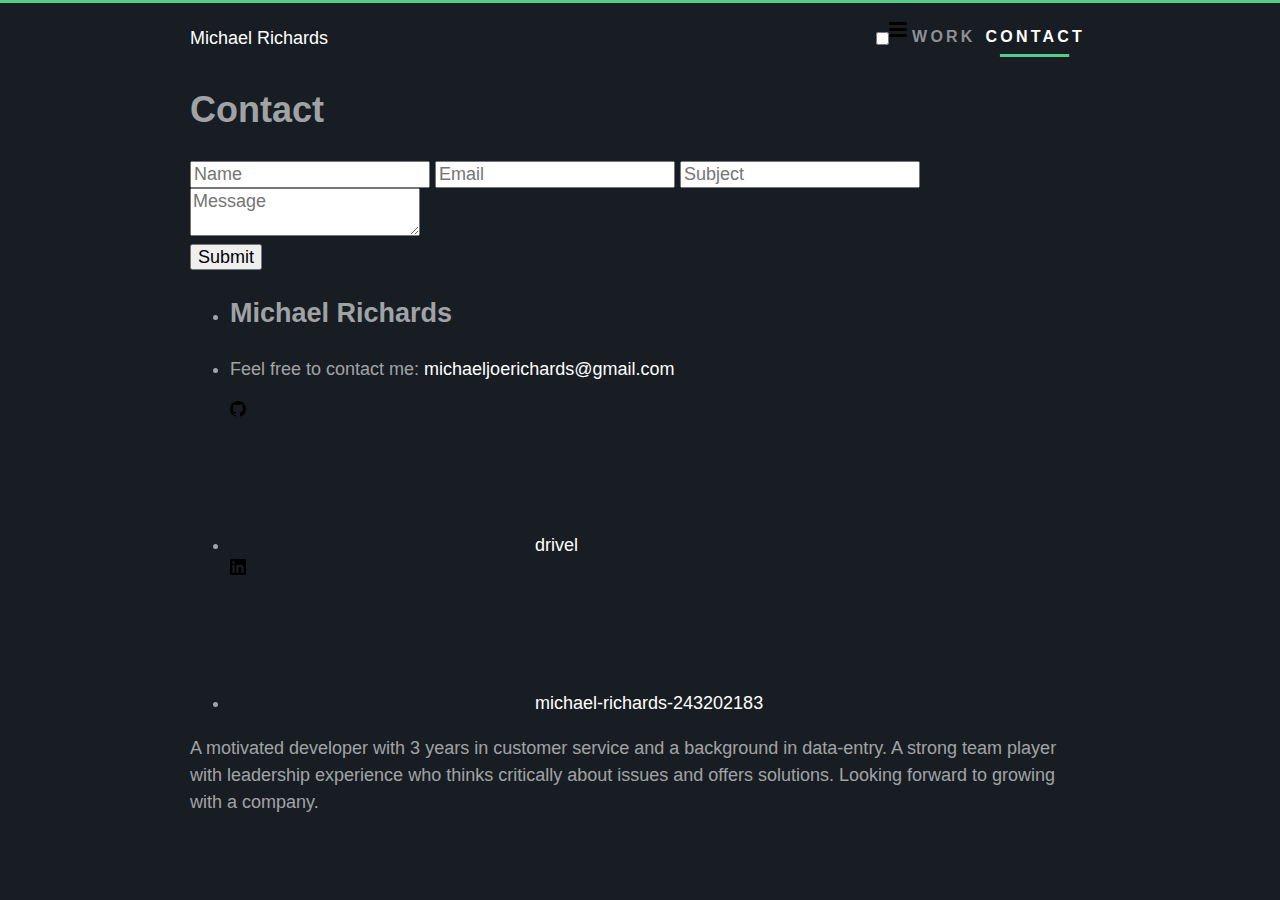
<file: contact/index.html>
<!DOCTYPE html>
<html lang="en"><!DOCTYPE html>
<html lang="en">
<head>
	<meta charset="UTF-8">
	<meta name="viewport" content="width=device-width, initial-scale=1.0">
	<meta http-equiv="X-UA-Compatible" content="ie=edge"><!-- Begin Jekyll SEO tag v2.6.0 -->
<meta name="generator" content="Jekyll v3.8.5" />
<meta property="og:title" content="Contact" />
<meta name="author" content="Michael Richards" />
<meta property="og:locale" content="en_US" />
<meta name="description" content="A motivated developer with 3 years in customer service and a background in data-entry. A strong team player with leadership experience who thinks critically about issues and offers solutions. Looking forward to growing with a company." />
<meta property="og:description" content="A motivated developer with 3 years in customer service and a background in data-entry. A strong team player with leadership experience who thinks critically about issues and offers solutions. Looking forward to growing with a company." />
<link rel="canonical" href="/contact/" />
<meta property="og:url" content="/contact/" />
<meta property="og:site_name" content="Michael Richards" />
<script type="application/ld+json">
{"description":"A motivated developer with 3 years in customer service and a background in data-entry. A strong team player with leadership experience who thinks critically about issues and offers solutions. Looking forward to growing with a company.","author":{"@type":"Person","name":"Michael Richards"},"@type":"WebPage","url":"/contact/","headline":"Contact","@context":"https://schema.org"}</script>
<!-- End Jekyll SEO tag -->
<title>Contact | Michael Richards</title><link rel="stylesheet" href="/assets/main.css"><link type="application/atom+xml" rel="alternate" href="/feed.xml" title="Michael Richards" /></head><body><header class="site-header" role="banner">

  <div class="wrapper"><a class="site-title" rel="author" href="/"><!-- <img src=/assets/img/logo.svg class="logo"> --> Michael Richards</a><nav class="site-nav">
        <input type="checkbox" id="nav-trigger" class="nav-trigger" />
        <label for="nav-trigger">
          <span class="menu-icon">
            <svg viewBox="0 0 18 15" width="18px" height="15px">
              <path d="M18,1.484c0,0.82-0.665,1.484-1.484,1.484H1.484C0.665,2.969,0,2.304,0,1.484l0,0C0,0.665,0.665,0,1.484,0 h15.032C17.335,0,18,0.665,18,1.484L18,1.484z M18,7.516C18,8.335,17.335,9,16.516,9H1.484C0.665,9,0,8.335,0,7.516l0,0 c0-0.82,0.665-1.484,1.484-1.484h15.032C17.335,6.031,18,6.696,18,7.516L18,7.516z M18,13.516C18,14.335,17.335,15,16.516,15H1.484 C0.665,15,0,14.335,0,13.516l0,0c0-0.82,0.665-1.483,1.484-1.483h15.032C17.335,12.031,18,12.695,18,13.516L18,13.516z"/>
            </svg>
          </span>
        </label>

        <div class="trigger">

            <a class="page-link" href="">Work</a><a class="page-link active" href="/contact/">Contact</a></div>
      </nav></div>
</header><main class="page-content" aria-label="Content">
      <div class="wrapper">
        <article class="post">

  <header class="post-header">
    <h1 class="post-title">Contact</h1>
  </header>

  <div class="post-content">
    <form action="https://formspree.io/nataliereinicke@gmail.com" method="POST" class="cf">
  <div class="half left cf">
		<input type="text" name="name" placeholder="Name" />
		<input type="email" name="_replyto" placeholder="Email" />
		<input type="text" name="_subject" placeholder="Subject" />
  </div>
  <div class="half right cf">
		<textarea name="message" placeholder="Message"></textarea>
  </div>
  <button type="submit" class="btn">Submit</button>
</form>

  </div>

</article>

      </div>
    </main><footer class="site-footer h-card">
  <data class="u-url" href="/"></data>

  <div class="wrapper">

    <div class="footer-col-wrapper">
      <div class="footer-col footer-col-1">
        <ul class="contact-list">
          <li class="p-name">
						<h2 class="footer-heading">Michael Richards</h2>
					</li><li>
						Feel free to contact me:
						<a class="u-email" href="mailto:michaeljoerichards@gmail.com">michaeljoerichards@gmail.com</a>
					</li></ul>
      </div>

      <div class="footer-col footer-col-2"><ul class="social-media-list"><li><a href="https://github.com/drivel"><svg class="svg-icon"><use xlink:href="/assets/minima-social-icons.svg#github"></use></svg> <span class="username">drivel</span></a></li><li><a href="https://www.linkedin.com/in/michael-richards-243202183"><svg class="svg-icon"><use xlink:href="/assets/minima-social-icons.svg#linkedin"></use></svg> <span class="username">michael-richards-243202183</span></a></li></ul>
</div>

      <div class="footer-col footer-col-3">
        <p>A motivated developer with 3 years in customer service and a background in data-entry. A strong team player with leadership experience who thinks critically about issues and offers solutions. Looking forward to growing with a company.</p>
      </div>
    </div>

  </div>

</footer>
</body>

</html>
</file>
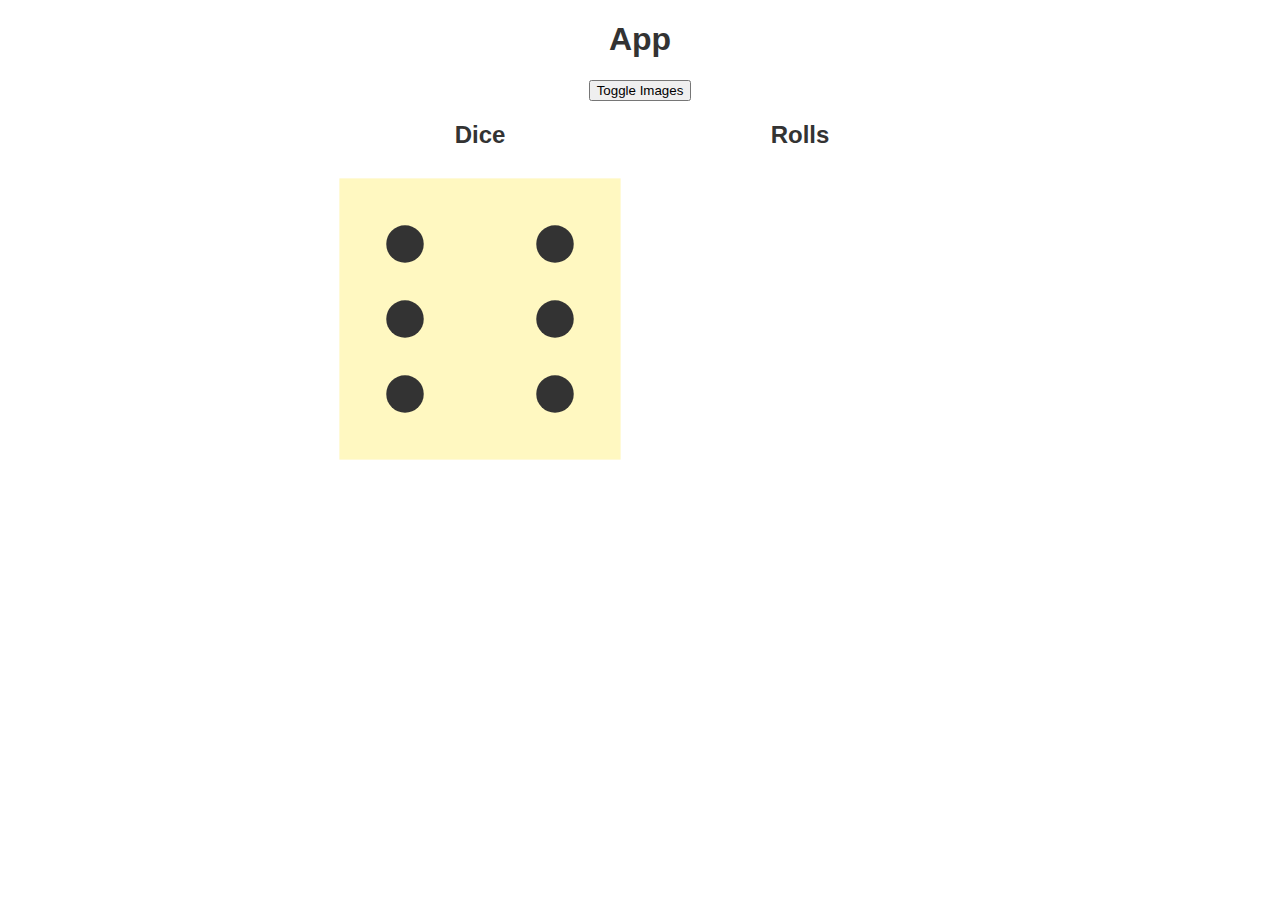
<file: dice-test/index.html>
<!doctype html><html lang="en"><head><meta charset="utf-8"/><link rel="shortcut icon" href="/dice-test/favicon.png"/><meta name="viewport" content="width=device-width,initial-scale=1,shrink-to-fit=no"/><meta name="theme-color" content="#000000"/><link rel="manifest" href="/dice-test/manifest.json"/><title>React App</title><link href="/dice-test/static/css/main.d3277b4e.chunk.css" rel="stylesheet"></head><body><noscript>You need to enable JavaScript to run this app.</noscript><div id="root"></div><script>!function(l){function e(e){for(var r,t,n=e[0],o=e[1],u=e[2],i=0,f=[];i<n.length;i++)t=n[i],c[t]&&f.push(c[t][0]),c[t]=0;for(r in o)Object.prototype.hasOwnProperty.call(o,r)&&(l[r]=o[r]);for(s&&s(e);f.length;)f.shift()();return p.push.apply(p,u||[]),a()}function a(){for(var e,r=0;r<p.length;r++){for(var t=p[r],n=!0,o=1;o<t.length;o++){var u=t[o];0!==c[u]&&(n=!1)}n&&(p.splice(r--,1),e=i(i.s=t[0]))}return e}var t={},c={1:0},p=[];function i(e){if(t[e])return t[e].exports;var r=t[e]={i:e,l:!1,exports:{}};return l[e].call(r.exports,r,r.exports,i),r.l=!0,r.exports}i.m=l,i.c=t,i.d=function(e,r,t){i.o(e,r)||Object.defineProperty(e,r,{enumerable:!0,get:t})},i.r=function(e){"undefined"!=typeof Symbol&&Symbol.toStringTag&&Object.defineProperty(e,Symbol.toStringTag,{value:"Module"}),Object.defineProperty(e,"__esModule",{value:!0})},i.t=function(r,e){if(1&e&&(r=i(r)),8&e)return r;if(4&e&&"object"==typeof r&&r&&r.__esModule)return r;var t=Object.create(null);if(i.r(t),Object.defineProperty(t,"default",{enumerable:!0,value:r}),2&e&&"string"!=typeof r)for(var n in r)i.d(t,n,function(e){return r[e]}.bind(null,n));return t},i.n=function(e){var r=e&&e.__esModule?function(){return e.default}:function(){return e};return i.d(r,"a",r),r},i.o=function(e,r){return Object.prototype.hasOwnProperty.call(e,r)},i.p="/dice-test/";var r=window.webpackJsonp=window.webpackJsonp||[],n=r.push.bind(r);r.push=e,r=r.slice();for(var o=0;o<r.length;o++)e(r[o]);var s=n;a()}([])</script><script src="/dice-test/static/js/2.3c3492b3.chunk.js"></script><script src="/dice-test/static/js/main.2c917c20.chunk.js"></script></body></html>
</file>
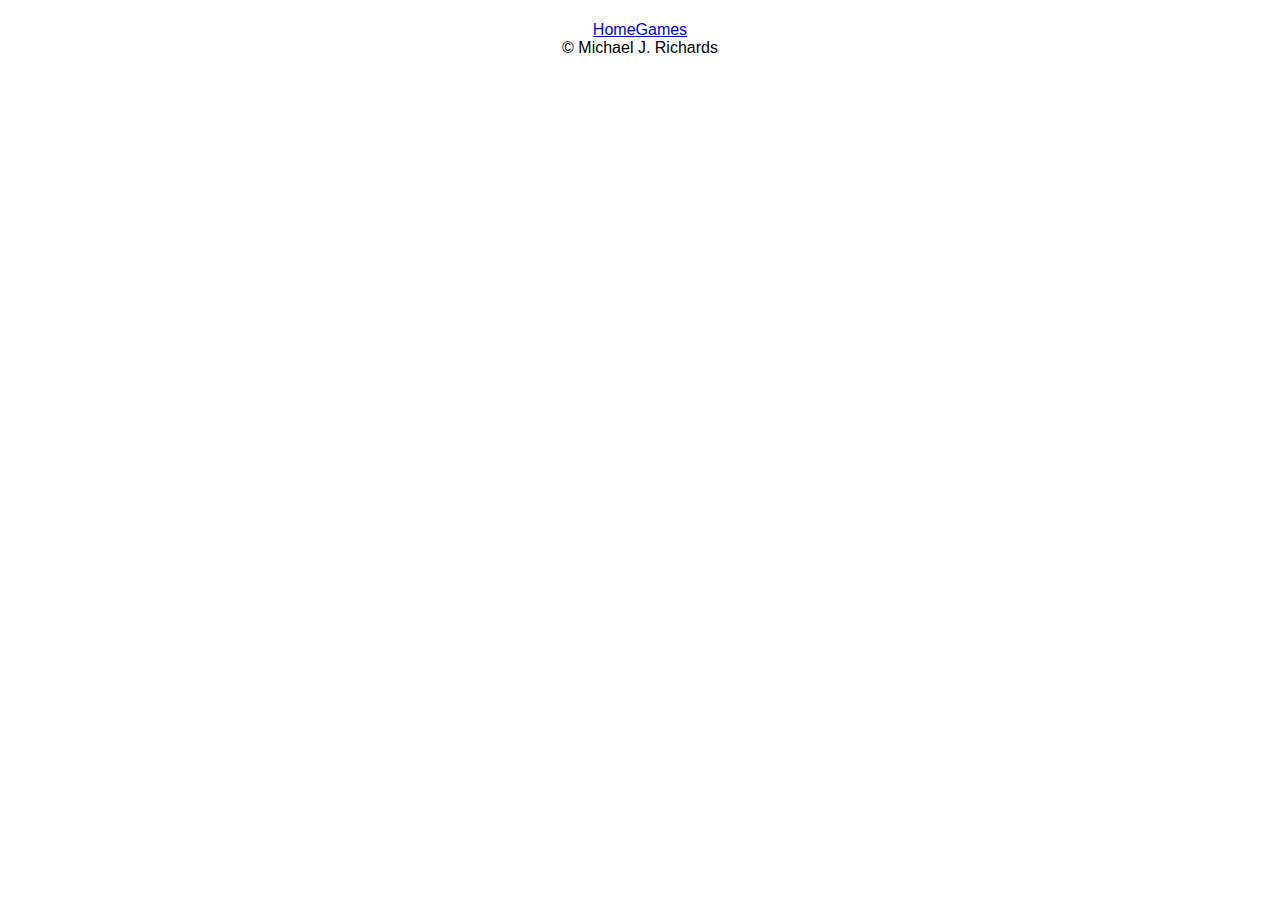
<file: test-test/index.html>
<!doctype html><html lang="en"><head><meta charset="utf-8"/><link rel="shortcut icon" href="/test-test/favicon.ico"/><meta name="viewport" content="width=device-width,initial-scale=1,shrink-to-fit=no"/><meta name="theme-color" content="#000000"/><link rel="manifest" href="/test-test/manifest.json"/><title>React App</title><link href="/test-test/static/css/main.17baeafc.chunk.css" rel="stylesheet"></head><body><noscript>You need to enable JavaScript to run this app.</noscript><div id="root"></div><script>!function(l){function e(e){for(var r,t,n=e[0],o=e[1],u=e[2],f=0,i=[];f<n.length;f++)t=n[f],p[t]&&i.push(p[t][0]),p[t]=0;for(r in o)Object.prototype.hasOwnProperty.call(o,r)&&(l[r]=o[r]);for(s&&s(e);i.length;)i.shift()();return c.push.apply(c,u||[]),a()}function a(){for(var e,r=0;r<c.length;r++){for(var t=c[r],n=!0,o=1;o<t.length;o++){var u=t[o];0!==p[u]&&(n=!1)}n&&(c.splice(r--,1),e=f(f.s=t[0]))}return e}var t={},p={1:0},c=[];function f(e){if(t[e])return t[e].exports;var r=t[e]={i:e,l:!1,exports:{}};return l[e].call(r.exports,r,r.exports,f),r.l=!0,r.exports}f.m=l,f.c=t,f.d=function(e,r,t){f.o(e,r)||Object.defineProperty(e,r,{enumerable:!0,get:t})},f.r=function(e){"undefined"!=typeof Symbol&&Symbol.toStringTag&&Object.defineProperty(e,Symbol.toStringTag,{value:"Module"}),Object.defineProperty(e,"__esModule",{value:!0})},f.t=function(r,e){if(1&e&&(r=f(r)),8&e)return r;if(4&e&&"object"==typeof r&&r&&r.__esModule)return r;var t=Object.create(null);if(f.r(t),Object.defineProperty(t,"default",{enumerable:!0,value:r}),2&e&&"string"!=typeof r)for(var n in r)f.d(t,n,function(e){return r[e]}.bind(null,n));return t},f.n=function(e){var r=e&&e.__esModule?function(){return e.default}:function(){return e};return f.d(r,"a",r),r},f.o=function(e,r){return Object.prototype.hasOwnProperty.call(e,r)},f.p="/test-test/";var r=window.webpackJsonp=window.webpackJsonp||[],n=r.push.bind(r);r.push=e,r=r.slice();for(var o=0;o<r.length;o++)e(r[o]);var s=n;a()}([])</script><script src="/test-test/static/js/2.259cea20.chunk.js"></script><script src="/test-test/static/js/main.32fb92be.chunk.js"></script></body></html>
</file>
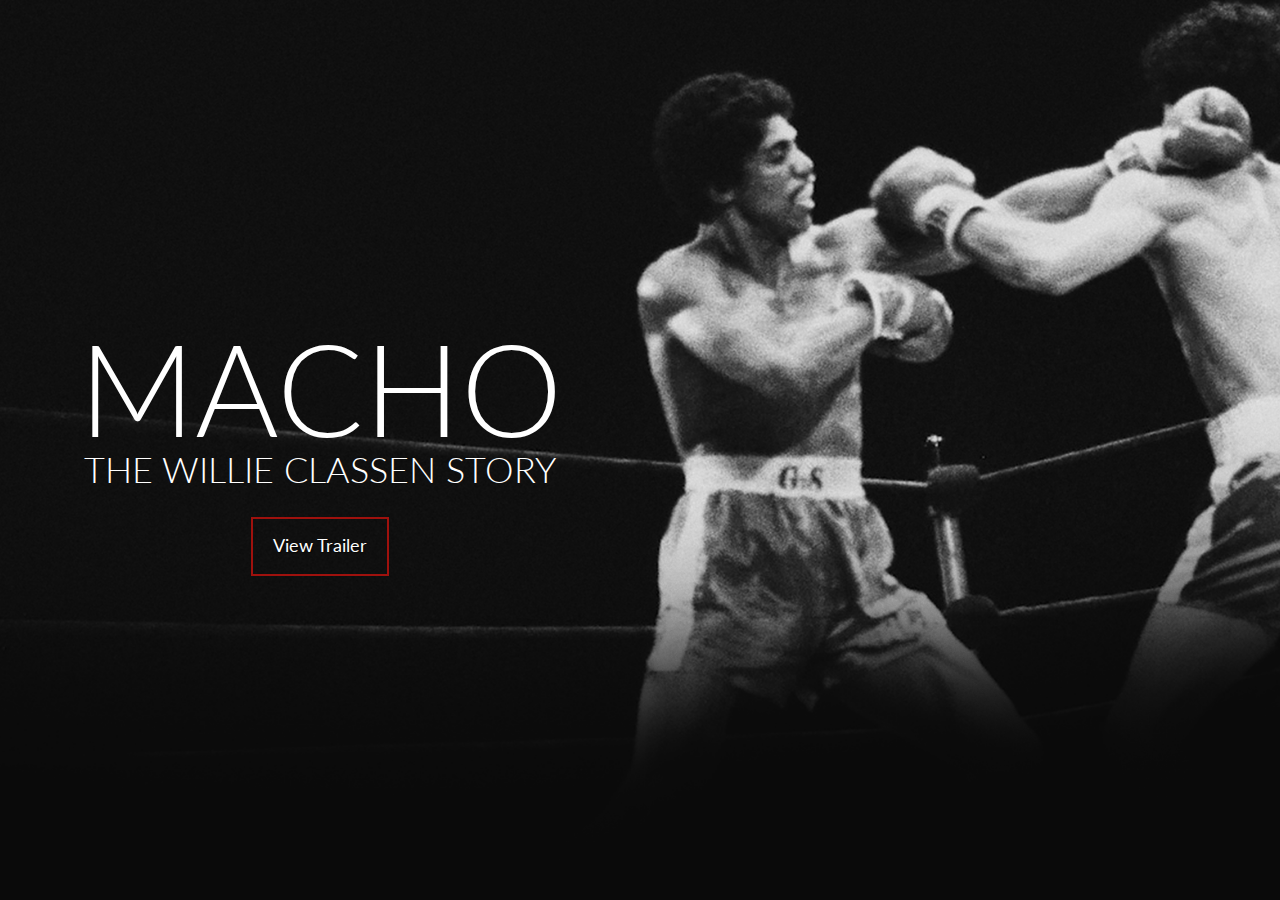
<file: demos/macho/index.html>
<!DOCTYPE html>
<html lang="en">
	<head>
		<meta charset="UTF-8">
		<meta name="viewport" content="width=device-width, initial-scale=1.0">
		<meta http-equiv="X-UA-Compatible" content="ie=edge">
		<title>Macho: The Willie Classen Story</title>
		<link rel="stylesheet" href="https://use.fontawesome.com/releases/v5.8.1/css/all.css" integrity="sha384-50oBUHEmvpQ+1lW4y57PTFmhCaXp0ML5d60M1M7uH2+nqUivzIebhndOJK28anvf" crossorigin="anonymous">
		<link rel="stylesheet" href="https://fonts.googleapis.com/css?family=Lato:300,400,italic">
		<style>
			html, body {
				height: 100%;
				overflow: hidden;
			}

			body {
				background: #0a0a0a url('hero.png') 60% 210px / cover no-repeat;
				color: #fff;
				font: 18px/1.5 Lato, sans-serif;
				margin: 0 0 60px;
			}

			.main-header {
				display: flex;
				background: #0a0a0a url('bg.png') center top repeat;
				flex-direction: column;
				flex-wrap: wrap;
				justify-content: flex-end;
				align-items: center;
				align-content: center;
				height: 210px;
				text-align: center;
			}

			.title-wrap {
				margin-bottom: 30px;
			}

			.title-wrap h1, .title-wrap h2 {
				font-weight: 300;
				line-height: 1;
			}

			.title-wrap h1 {
				font-size: 80px;
				line-height: 1;
				margin: 0;
				text-transform: uppercase;
			}

			.title-wrap h2 {
				font-size: 22px;
				line-height: 1;
				margin: 0;
				text-transform: uppercase;
			}

			@media (min-width: 992px) {
				body {
					background-position: center top;
					background-size: cover;
				}

				.main-header {
					background: none;
					height: 100%;
					justify-content: center;
					width: 50%;
				}

				.title-wrap h1 {
					font-size: 10vw;
				}

				.title-wrap h2 {
					font-size: 2.8vw;
				}
			}

			.cta {
				border: 2px solid #9F110D;
				color: #fff;
				display: inline-block;
				line-height: 1;
				padding: 17px 20px 20px;
				position: relative;
				text-decoration: none;
				text-shadow: 1px 1px 1px #0009
			}

			.cta:hover,
			.cta:active,
			.cta:focus {
				background-color: #9F110D;
			}
		</style>
	</head>
	<body>
		<header class="main-header">
			<div class="title-wrap">
				<h1>Macho</h1>
				<h2>The Willie Classen Story</h2>
			</div>
			<div class="cta-wrap">
				<a href="javascript:" class="cta">View Trailer</a>
			</div>
		</header>
	</body>
</html>
</file>
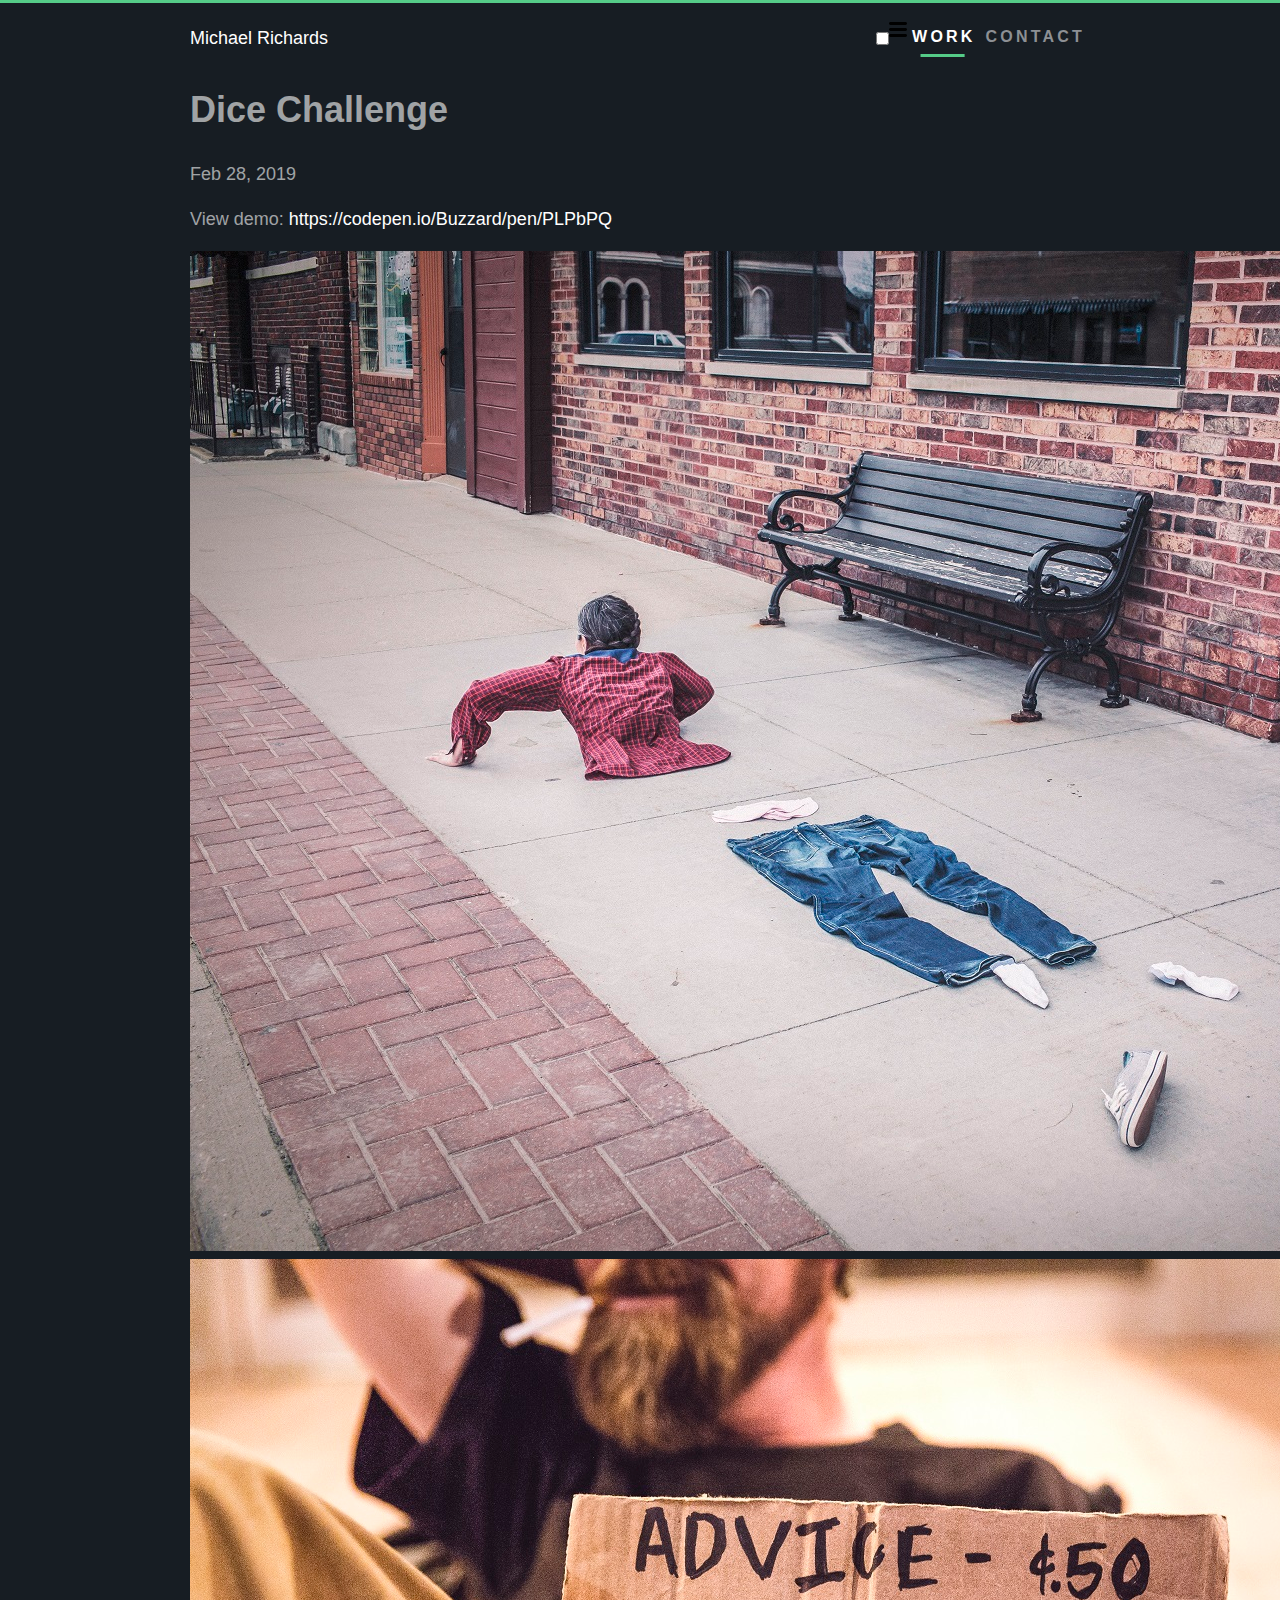
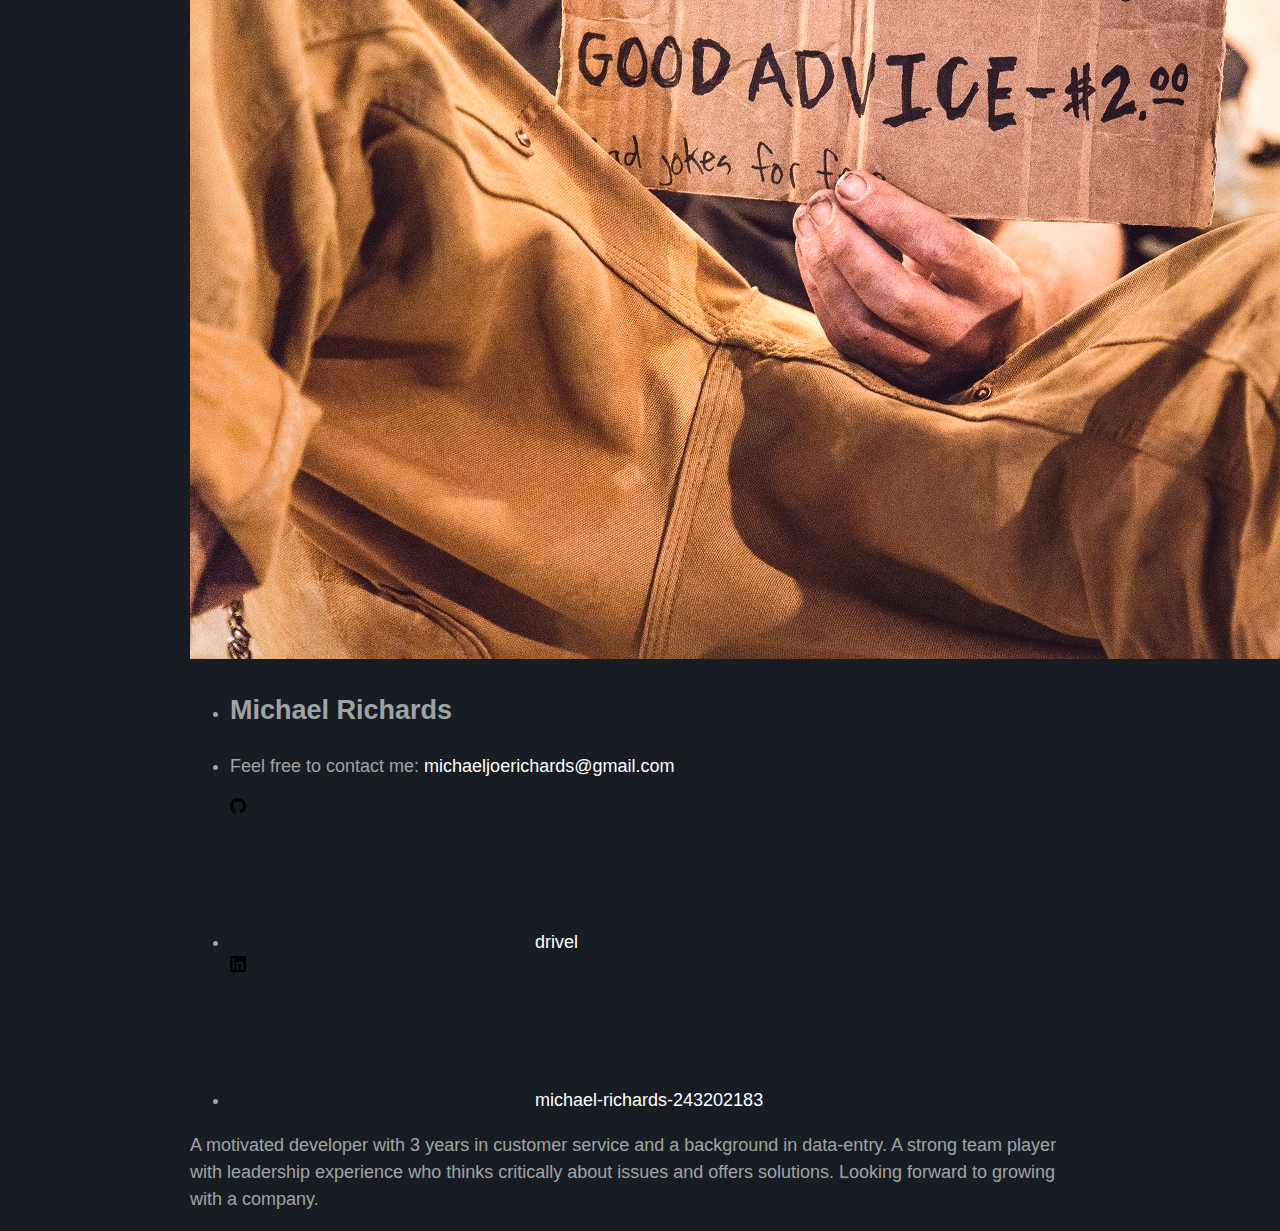
<file: projects/dice-challenge/index.html>
<!DOCTYPE html>
<html lang="en"><!DOCTYPE html>
<html lang="en">
<head>
	<meta charset="UTF-8">
	<meta name="viewport" content="width=device-width, initial-scale=1.0">
	<meta http-equiv="X-UA-Compatible" content="ie=edge"><!-- Begin Jekyll SEO tag v2.6.0 -->
<meta name="generator" content="Jekyll v3.8.5" />
<meta property="og:title" content="Dice Challenge" />
<meta name="author" content="Michael Richards" />
<meta property="og:locale" content="en_US" />
<meta name="description" content="View demo: https://codepen.io/Buzzard/pen/PLPbPQ" />
<meta property="og:description" content="View demo: https://codepen.io/Buzzard/pen/PLPbPQ" />
<link rel="canonical" href="/projects/dice-challenge/" />
<meta property="og:url" content="/projects/dice-challenge/" />
<meta property="og:site_name" content="Michael Richards" />
<meta property="og:type" content="article" />
<meta property="article:published_time" content="2019-02-28T00:00:00-08:00" />
<script type="application/ld+json">
{"datePublished":"2019-02-28T00:00:00-08:00","description":"View demo: https://codepen.io/Buzzard/pen/PLPbPQ","author":{"@type":"Person","name":"Michael Richards"},"@type":"BlogPosting","mainEntityOfPage":{"@type":"WebPage","@id":"/projects/dice-challenge/"},"url":"/projects/dice-challenge/","headline":"Dice Challenge","dateModified":"2019-02-28T00:00:00-08:00","@context":"https://schema.org"}</script>
<!-- End Jekyll SEO tag -->
<title>Dice Challenge | Michael Richards</title><link rel="stylesheet" href="/assets/main.css"><link type="application/atom+xml" rel="alternate" href="/feed.xml" title="Michael Richards" /></head><body><header class="site-header" role="banner">

  <div class="wrapper"><a class="site-title" rel="author" href="/"><!-- <img src=/assets/img/logo.svg class="logo"> --> Michael Richards</a><nav class="site-nav">
        <input type="checkbox" id="nav-trigger" class="nav-trigger" />
        <label for="nav-trigger">
          <span class="menu-icon">
            <svg viewBox="0 0 18 15" width="18px" height="15px">
              <path d="M18,1.484c0,0.82-0.665,1.484-1.484,1.484H1.484C0.665,2.969,0,2.304,0,1.484l0,0C0,0.665,0.665,0,1.484,0 h15.032C17.335,0,18,0.665,18,1.484L18,1.484z M18,7.516C18,8.335,17.335,9,16.516,9H1.484C0.665,9,0,8.335,0,7.516l0,0 c0-0.82,0.665-1.484,1.484-1.484h15.032C17.335,6.031,18,6.696,18,7.516L18,7.516z M18,13.516C18,14.335,17.335,15,16.516,15H1.484 C0.665,15,0,14.335,0,13.516l0,0c0-0.82,0.665-1.483,1.484-1.483h15.032C17.335,12.031,18,12.695,18,13.516L18,13.516z"/>
            </svg>
          </span>
        </label>

        <div class="trigger">

            <a class="page-link active" href="">Work</a><a class="page-link" href="/contact/">Contact</a></div>
      </nav></div>
</header><main class="page-content" aria-label="Content">
      <div class="wrapper">
        <article class="post h-entry" itemscope itemtype="http://schema.org/BlogPosting">

  <header class="post-header">
    <h1 class="post-title p-name" itemprop="name headline">Dice Challenge</h1>
    <p class="post-meta">
      <time class="dt-published" datetime="2019-02-28T00:00:00-08:00" itemprop="datePublished">Feb 28, 2019
      </time></p>
	</header>

  <div class="post-content e-content" itemprop="articleBody">
    <p>View demo: <a href="https://codepen.io/Buzzard/pen/PLPbPQ" target="_blank">https://codepen.io/Buzzard/pen/PLPbPQ</a></p>

  </div>

	
		
		

			
				
					<img src="/assets/img/projects/dice-challenge/clothes.jpg">
				
			

		

			
				
					<img src="/assets/img/projects/dice-challenge/sign.jpg">
				
			

		

			
				
			

		

			

		

			

		

			

		

			

		

			

		

			

		

			

		

			

		

			

		

			

		

			

		

			

		
	<a class="u-url" href="/projects/dice-challenge/" hidden></a>
</article>

      </div>
    </main><footer class="site-footer h-card">
  <data class="u-url" href="/"></data>

  <div class="wrapper">

    <div class="footer-col-wrapper">
      <div class="footer-col footer-col-1">
        <ul class="contact-list">
          <li class="p-name">
						<h2 class="footer-heading">Michael Richards</h2>
					</li><li>
						Feel free to contact me:
						<a class="u-email" href="mailto:michaeljoerichards@gmail.com">michaeljoerichards@gmail.com</a>
					</li></ul>
      </div>

      <div class="footer-col footer-col-2"><ul class="social-media-list"><li><a href="https://github.com/drivel"><svg class="svg-icon"><use xlink:href="/assets/minima-social-icons.svg#github"></use></svg> <span class="username">drivel</span></a></li><li><a href="https://www.linkedin.com/in/michael-richards-243202183"><svg class="svg-icon"><use xlink:href="/assets/minima-social-icons.svg#linkedin"></use></svg> <span class="username">michael-richards-243202183</span></a></li></ul>
</div>

      <div class="footer-col footer-col-3">
        <p>A motivated developer with 3 years in customer service and a background in data-entry. A strong team player with leadership experience who thinks critically about issues and offers solutions. Looking forward to growing with a company.</p>
      </div>
    </div>

  </div>

</footer>
</body>

</html>
</file>
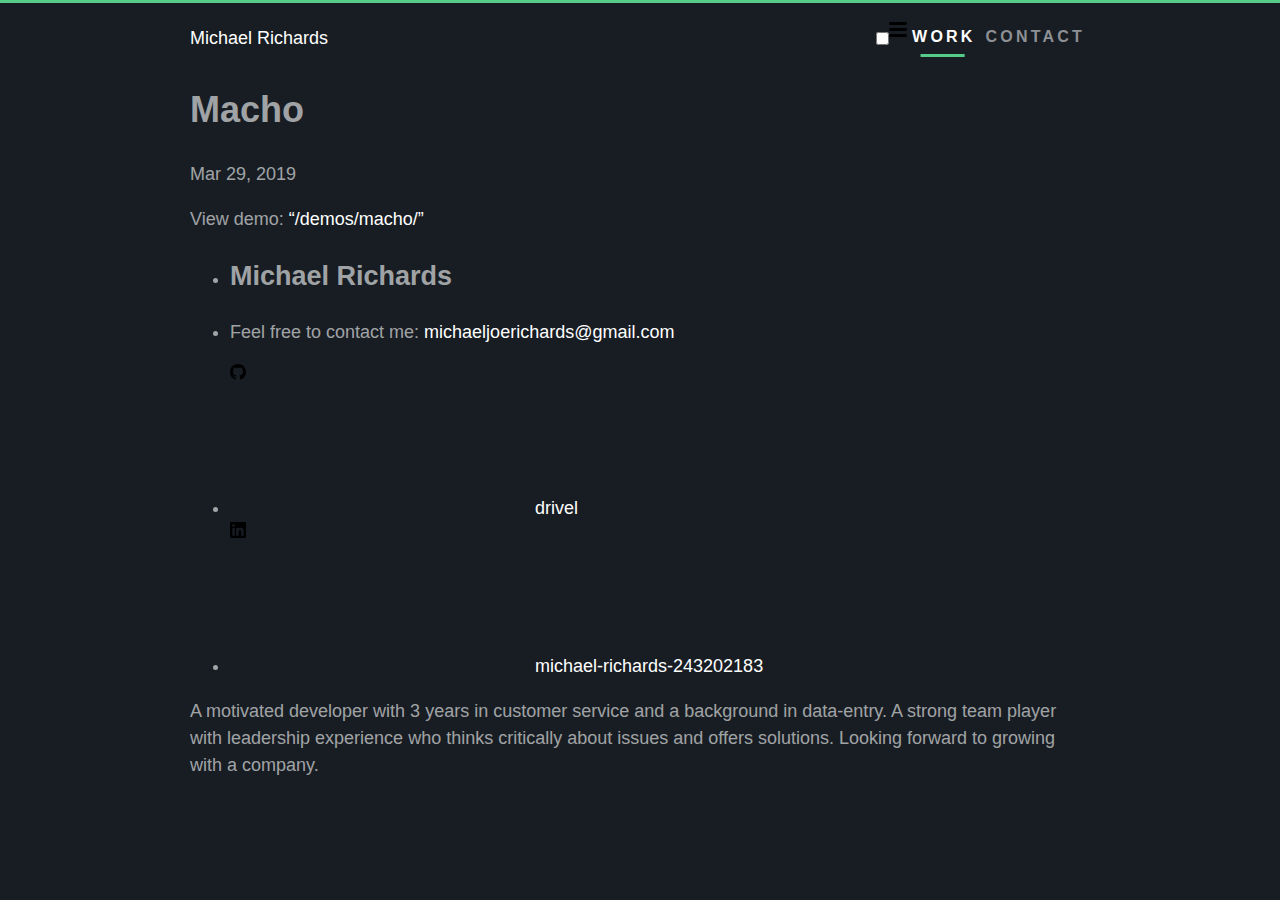
<file: projects/macho/index.html>
<!DOCTYPE html>
<html lang="en"><!DOCTYPE html>
<html lang="en">
<head>
	<meta charset="UTF-8">
	<meta name="viewport" content="width=device-width, initial-scale=1.0">
	<meta http-equiv="X-UA-Compatible" content="ie=edge"><!-- Begin Jekyll SEO tag v2.6.0 -->
<meta name="generator" content="Jekyll v3.8.5" />
<meta property="og:title" content="Macho" />
<meta name="author" content="Michael Richards" />
<meta property="og:locale" content="en_US" />
<meta name="description" content="View demo: “/demos/macho/”" />
<meta property="og:description" content="View demo: “/demos/macho/”" />
<link rel="canonical" href="/projects/macho/" />
<meta property="og:url" content="/projects/macho/" />
<meta property="og:site_name" content="Michael Richards" />
<meta property="og:type" content="article" />
<meta property="article:published_time" content="2019-03-29T00:00:00-07:00" />
<script type="application/ld+json">
{"datePublished":"2019-03-29T00:00:00-07:00","description":"View demo: “/demos/macho/”","author":{"@type":"Person","name":"Michael Richards"},"@type":"BlogPosting","mainEntityOfPage":{"@type":"WebPage","@id":"/projects/macho/"},"url":"/projects/macho/","headline":"Macho","dateModified":"2019-03-29T00:00:00-07:00","@context":"https://schema.org"}</script>
<!-- End Jekyll SEO tag -->
<title>Macho | Michael Richards</title><link rel="stylesheet" href="/assets/main.css"><link type="application/atom+xml" rel="alternate" href="/feed.xml" title="Michael Richards" /></head><body><header class="site-header" role="banner">

  <div class="wrapper"><a class="site-title" rel="author" href="/"><!-- <img src=/assets/img/logo.svg class="logo"> --> Michael Richards</a><nav class="site-nav">
        <input type="checkbox" id="nav-trigger" class="nav-trigger" />
        <label for="nav-trigger">
          <span class="menu-icon">
            <svg viewBox="0 0 18 15" width="18px" height="15px">
              <path d="M18,1.484c0,0.82-0.665,1.484-1.484,1.484H1.484C0.665,2.969,0,2.304,0,1.484l0,0C0,0.665,0.665,0,1.484,0 h15.032C17.335,0,18,0.665,18,1.484L18,1.484z M18,7.516C18,8.335,17.335,9,16.516,9H1.484C0.665,9,0,8.335,0,7.516l0,0 c0-0.82,0.665-1.484,1.484-1.484h15.032C17.335,6.031,18,6.696,18,7.516L18,7.516z M18,13.516C18,14.335,17.335,15,16.516,15H1.484 C0.665,15,0,14.335,0,13.516l0,0c0-0.82,0.665-1.483,1.484-1.483h15.032C17.335,12.031,18,12.695,18,13.516L18,13.516z"/>
            </svg>
          </span>
        </label>

        <div class="trigger">

            <a class="page-link active" href="">Work</a><a class="page-link" href="/contact/">Contact</a></div>
      </nav></div>
</header><main class="page-content" aria-label="Content">
      <div class="wrapper">
        <article class="post h-entry" itemscope itemtype="http://schema.org/BlogPosting">

  <header class="post-header">
    <h1 class="post-title p-name" itemprop="name headline">Macho</h1>
    <p class="post-meta">
      <time class="dt-published" datetime="2019-03-29T00:00:00-07:00" itemprop="datePublished">Mar 29, 2019
      </time></p>
	</header>

  <div class="post-content e-content" itemprop="articleBody">
    <p>View demo: <a href="/demos/macho/" target="_blank">“/demos/macho/”</a></p>

  </div>

	
		
		

			

		

			

		

			

		

			
				
			

		

			

		

			

		

			

		

			

		

			

		

			

		

			

		

			

		

			

		

			

		

			

		
	<a class="u-url" href="/projects/macho/" hidden></a>
</article>

      </div>
    </main><footer class="site-footer h-card">
  <data class="u-url" href="/"></data>

  <div class="wrapper">

    <div class="footer-col-wrapper">
      <div class="footer-col footer-col-1">
        <ul class="contact-list">
          <li class="p-name">
						<h2 class="footer-heading">Michael Richards</h2>
					</li><li>
						Feel free to contact me:
						<a class="u-email" href="mailto:michaeljoerichards@gmail.com">michaeljoerichards@gmail.com</a>
					</li></ul>
      </div>

      <div class="footer-col footer-col-2"><ul class="social-media-list"><li><a href="https://github.com/drivel"><svg class="svg-icon"><use xlink:href="/assets/minima-social-icons.svg#github"></use></svg> <span class="username">drivel</span></a></li><li><a href="https://www.linkedin.com/in/michael-richards-243202183"><svg class="svg-icon"><use xlink:href="/assets/minima-social-icons.svg#linkedin"></use></svg> <span class="username">michael-richards-243202183</span></a></li></ul>
</div>

      <div class="footer-col footer-col-3">
        <p>A motivated developer with 3 years in customer service and a background in data-entry. A strong team player with leadership experience who thinks critically about issues and offers solutions. Looking forward to growing with a company.</p>
      </div>
    </div>

  </div>

</footer>
</body>

</html>
</file>
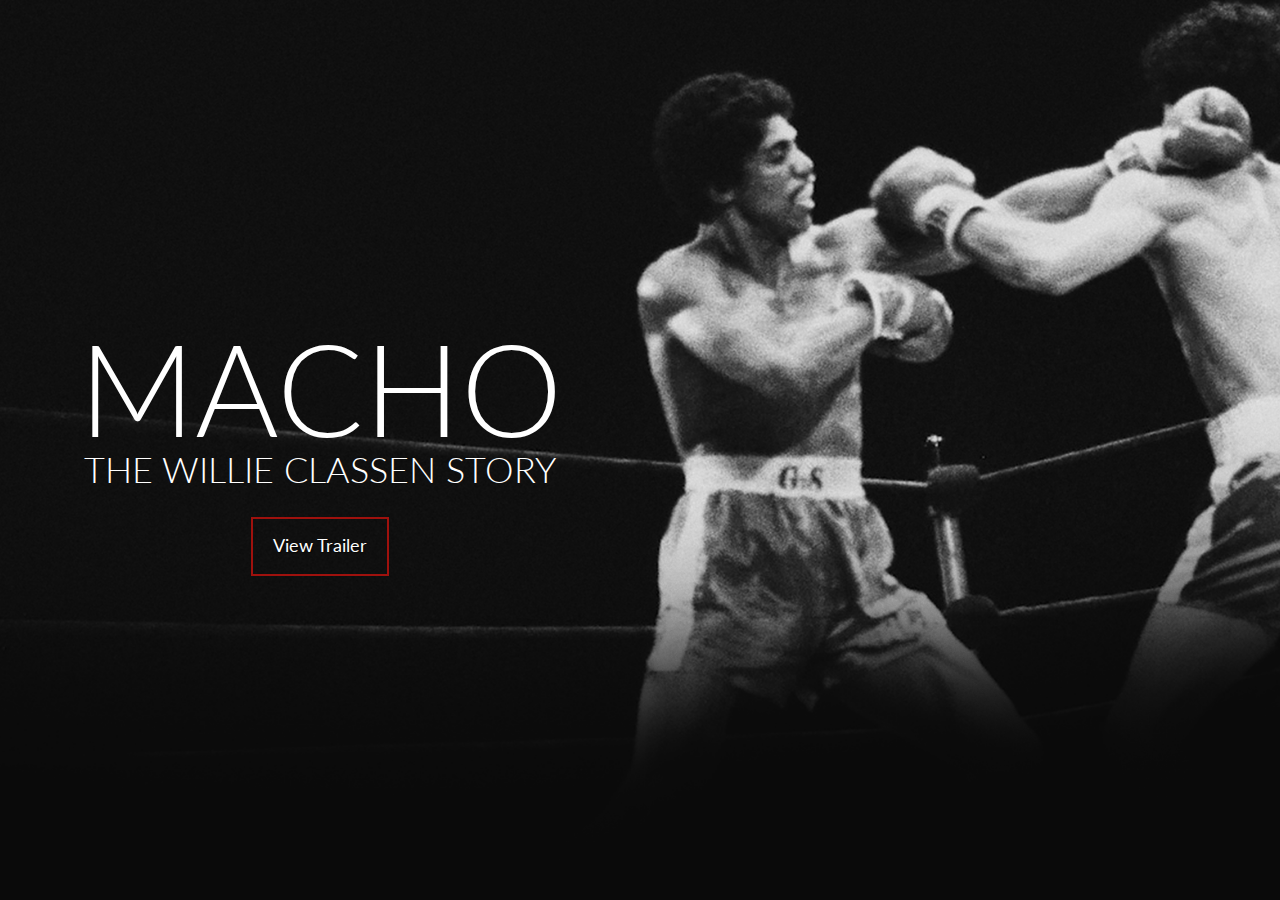
<file: dev/macho/v1/index.html>
<!DOCTYPE html>
<html lang="en">
	<head>
		<meta charset="UTF-8">
		<meta name="viewport" content="width=device-width, initial-scale=1.0">
		<meta http-equiv="X-UA-Compatible" content="ie=edge">
		<title>Macho: The Willie Classen Story</title>
		<link rel="stylesheet" href="https://use.fontawesome.com/releases/v5.8.1/css/all.css" integrity="sha384-50oBUHEmvpQ+1lW4y57PTFmhCaXp0ML5d60M1M7uH2+nqUivzIebhndOJK28anvf" crossorigin="anonymous">
		<link rel="stylesheet" href="https://fonts.googleapis.com/css?family=Lato:300,400,italic">
		<link rel="stylesheet" href="style.css">
	</head>
	<body>
		<header class="main-header">
			<div class="title-wrap">
				<h1>Macho</h1>
				<h2>The Willie Classen Story</h2>
			</div>
			<div class="cta-wrap">
				<a href="javascript:" class="cta">View Trailer</a>
			</div>
		</header>
	</body>
</html>
</file>
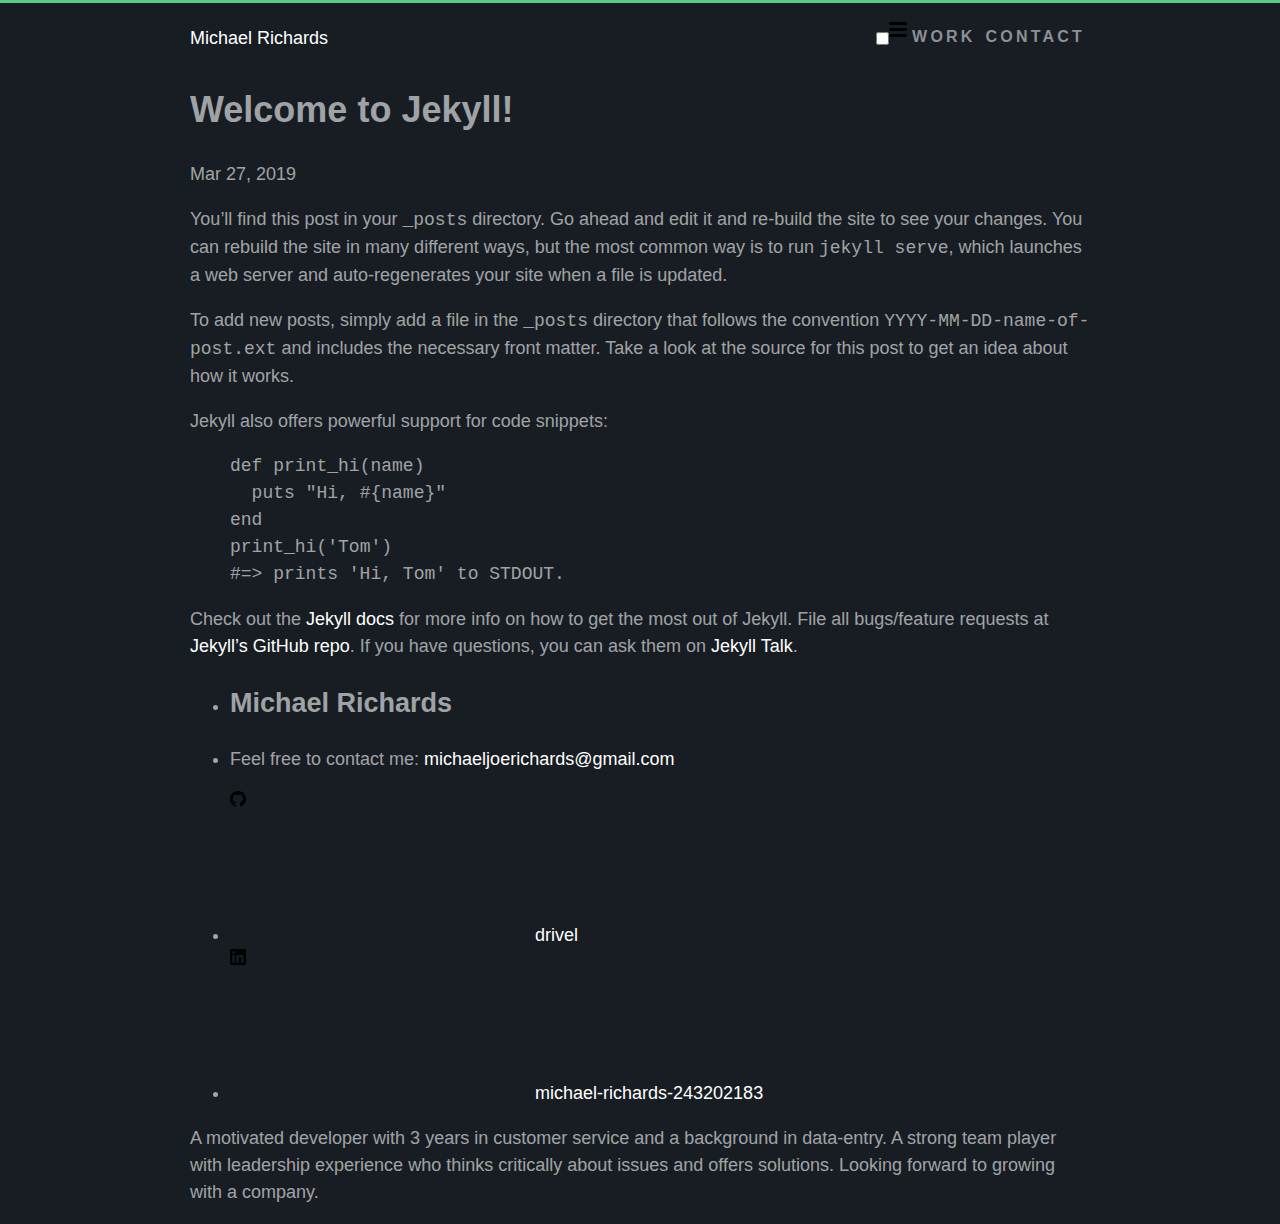
<file: jekyll/update/2019/03/27/welcome-to-jekyll.html>
<!DOCTYPE html>
<html lang="en"><!DOCTYPE html>
<html lang="en">
<head>
	<meta charset="UTF-8">
	<meta name="viewport" content="width=device-width, initial-scale=1.0">
	<meta http-equiv="X-UA-Compatible" content="ie=edge"><!-- Begin Jekyll SEO tag v2.6.0 -->
<meta name="generator" content="Jekyll v3.8.5" />
<meta property="og:title" content="Welcome to Jekyll!" />
<meta name="author" content="Michael Richards" />
<meta property="og:locale" content="en_US" />
<meta name="description" content="You’ll find this post in your _posts directory. Go ahead and edit it and re-build the site to see your changes. You can rebuild the site in many different ways, but the most common way is to run jekyll serve, which launches a web server and auto-regenerates your site when a file is updated." />
<meta property="og:description" content="You’ll find this post in your _posts directory. Go ahead and edit it and re-build the site to see your changes. You can rebuild the site in many different ways, but the most common way is to run jekyll serve, which launches a web server and auto-regenerates your site when a file is updated." />
<link rel="canonical" href="/jekyll/update/2019/03/27/welcome-to-jekyll.html" />
<meta property="og:url" content="/jekyll/update/2019/03/27/welcome-to-jekyll.html" />
<meta property="og:site_name" content="Michael Richards" />
<meta property="og:type" content="article" />
<meta property="article:published_time" content="2019-03-27T16:07:10-07:00" />
<script type="application/ld+json">
{"datePublished":"2019-03-27T16:07:10-07:00","description":"You’ll find this post in your _posts directory. Go ahead and edit it and re-build the site to see your changes. You can rebuild the site in many different ways, but the most common way is to run jekyll serve, which launches a web server and auto-regenerates your site when a file is updated.","author":{"@type":"Person","name":"Michael Richards"},"@type":"BlogPosting","mainEntityOfPage":{"@type":"WebPage","@id":"/jekyll/update/2019/03/27/welcome-to-jekyll.html"},"url":"/jekyll/update/2019/03/27/welcome-to-jekyll.html","headline":"Welcome to Jekyll!","dateModified":"2019-03-27T16:07:10-07:00","@context":"https://schema.org"}</script>
<!-- End Jekyll SEO tag -->
<title>Welcome to Jekyll! | Michael Richards</title><link rel="stylesheet" href="/assets/main.css"><link type="application/atom+xml" rel="alternate" href="/feed.xml" title="Michael Richards" /></head><body><header class="site-header" role="banner">

  <div class="wrapper"><a class="site-title" rel="author" href="/"><!-- <img src=/assets/img/logo.svg class="logo"> --> Michael Richards</a><nav class="site-nav">
        <input type="checkbox" id="nav-trigger" class="nav-trigger" />
        <label for="nav-trigger">
          <span class="menu-icon">
            <svg viewBox="0 0 18 15" width="18px" height="15px">
              <path d="M18,1.484c0,0.82-0.665,1.484-1.484,1.484H1.484C0.665,2.969,0,2.304,0,1.484l0,0C0,0.665,0.665,0,1.484,0 h15.032C17.335,0,18,0.665,18,1.484L18,1.484z M18,7.516C18,8.335,17.335,9,16.516,9H1.484C0.665,9,0,8.335,0,7.516l0,0 c0-0.82,0.665-1.484,1.484-1.484h15.032C17.335,6.031,18,6.696,18,7.516L18,7.516z M18,13.516C18,14.335,17.335,15,16.516,15H1.484 C0.665,15,0,14.335,0,13.516l0,0c0-0.82,0.665-1.483,1.484-1.483h15.032C17.335,12.031,18,12.695,18,13.516L18,13.516z"/>
            </svg>
          </span>
        </label>

        <div class="trigger">

            <a class="page-link" href="">Work</a><a class="page-link" href="/contact/">Contact</a></div>
      </nav></div>
</header><main class="page-content" aria-label="Content">
      <div class="wrapper">
        <article class="post h-entry" itemscope itemtype="http://schema.org/BlogPosting">

  <header class="post-header">
    <h1 class="post-title p-name" itemprop="name headline">Welcome to Jekyll!</h1>
    <p class="post-meta">
      <time class="dt-published" datetime="2019-03-27T16:07:10-07:00" itemprop="datePublished">Mar 27, 2019
      </time></p>
  </header>

  <div class="post-content e-content" itemprop="articleBody">
    <p>You’ll find this post in your <code class="highlighter-rouge">_posts</code> directory. Go ahead and edit it and re-build the site to see your changes. You can rebuild the site in many different ways, but the most common way is to run <code class="highlighter-rouge">jekyll serve</code>, which launches a web server and auto-regenerates your site when a file is updated.</p>

<p>To add new posts, simply add a file in the <code class="highlighter-rouge">_posts</code> directory that follows the convention <code class="highlighter-rouge">YYYY-MM-DD-name-of-post.ext</code> and includes the necessary front matter. Take a look at the source for this post to get an idea about how it works.</p>

<p>Jekyll also offers powerful support for code snippets:</p>

<figure class="highlight"><pre><code class="language-ruby" data-lang="ruby"><span class="k">def</span> <span class="nf">print_hi</span><span class="p">(</span><span class="nb">name</span><span class="p">)</span>
  <span class="nb">puts</span> <span class="s2">"Hi, </span><span class="si">#{</span><span class="nb">name</span><span class="si">}</span><span class="s2">"</span>
<span class="k">end</span>
<span class="n">print_hi</span><span class="p">(</span><span class="s1">'Tom'</span><span class="p">)</span>
<span class="c1">#=&gt; prints 'Hi, Tom' to STDOUT.</span></code></pre></figure>

<p>Check out the <a href="https://jekyllrb.com/docs/home">Jekyll docs</a> for more info on how to get the most out of Jekyll. File all bugs/feature requests at <a href="https://github.com/jekyll/jekyll">Jekyll’s GitHub repo</a>. If you have questions, you can ask them on <a href="https://talk.jekyllrb.com/">Jekyll Talk</a>.</p>


  </div><a class="u-url" href="/jekyll/update/2019/03/27/welcome-to-jekyll.html" hidden></a>
</article>

      </div>
    </main><footer class="site-footer h-card">
  <data class="u-url" href="/"></data>

  <div class="wrapper">

    <div class="footer-col-wrapper">
      <div class="footer-col footer-col-1">
        <ul class="contact-list">
          <li class="p-name">
						<h2 class="footer-heading">Michael Richards</h2>
					</li><li>
						Feel free to contact me:
						<a class="u-email" href="mailto:michaeljoerichards@gmail.com">michaeljoerichards@gmail.com</a>
					</li></ul>
      </div>

      <div class="footer-col footer-col-2"><ul class="social-media-list"><li><a href="https://github.com/drivel"><svg class="svg-icon"><use xlink:href="/assets/minima-social-icons.svg#github"></use></svg> <span class="username">drivel</span></a></li><li><a href="https://www.linkedin.com/in/michael-richards-243202183"><svg class="svg-icon"><use xlink:href="/assets/minima-social-icons.svg#linkedin"></use></svg> <span class="username">michael-richards-243202183</span></a></li></ul>
</div>

      <div class="footer-col footer-col-3">
        <p>A motivated developer with 3 years in customer service and a background in data-entry. A strong team player with leadership experience who thinks critically about issues and offers solutions. Looking forward to growing with a company.</p>
      </div>
    </div>

  </div>

</footer>
</body>

</html>
</file>
<file: dice-test/static/css/main.d3277b4e.chunk.css>
body{margin:0;padding:0;font-family:-apple-system,BlinkMacSystemFont,Segoe UI,Roboto,Oxygen,Ubuntu,Cantarell,Fira Sans,Droid Sans,Helvetica Neue,sans-serif;-webkit-font-smoothing:antialiased;-moz-osx-font-smoothing:grayscale}code{font-family:source-code-pro,Menlo,Monaco,Consolas,Courier New,monospace}.App{color:#333;margin:0 auto;text-align:center;width:50%}.rollBtn{height:300px;width:300px}.clickable{cursor:pointer}.old-rolls{list-style:none;font-size:48px;line-height:100px;padding-left:0;margin:0;height:75vh;display:-webkit-flex;display:flex;-webkit-flex-direction:column;flex-direction:column;-webkit-flex-wrap:wrap;flex-wrap:wrap;-webkit-justify-content:flex-start;justify-content:flex-start;-webkit-align-items:flex-start;align-items:flex-start;-webkit-align-content:flex-start;align-content:flex-start}.dice,.rolls{width:50%}.old-rolls img,.old-rolls li{height:100px;width:100px}.wrap{display:-webkit-flex;display:flex;-webkit-flex-direction:row;flex-direction:row;-webkit-flex-wrap:wrap;flex-wrap:wrap;-webkit-justify-content:space-between;justify-content:space-between;-webkit-align-items:flex-start;align-items:flex-start;-webkit-align-content:stretch;align-content:stretch}
/*# sourceMappingURL=main.d3277b4e.chunk.css.map */
</file>
<file: test-test/static/css/main.17baeafc.chunk.css>
body{margin:0;padding:0;font-family:-apple-system,BlinkMacSystemFont,Segoe UI,Roboto,Oxygen,Ubuntu,Cantarell,Fira Sans,Droid Sans,Helvetica Neue,sans-serif;-webkit-font-smoothing:antialiased;-moz-osx-font-smoothing:grayscale}code{font-family:source-code-pro,Menlo,Monaco,Consolas,Courier New,monospace}.App{text-align:center}.App-logo{-webkit-animation:App-logo-spin 20s linear infinite;animation:App-logo-spin 20s linear infinite;height:40vmin;pointer-events:none}.App-header{background-color:#282c34;min-height:100vh;display:-webkit-flex;display:flex;-webkit-flex-direction:column;flex-direction:column;-webkit-align-items:center;align-items:center;-webkit-justify-content:center;justify-content:center;font-size:calc(10px + 2vmin);color:#fff}.App-link{color:#61dafb}@-webkit-keyframes App-logo-spin{0%{-webkit-transform:rotate(0deg);transform:rotate(0deg)}to{-webkit-transform:rotate(1turn);transform:rotate(1turn)}}@keyframes App-logo-spin{0%{-webkit-transform:rotate(0deg);transform:rotate(0deg)}to{-webkit-transform:rotate(1turn);transform:rotate(1turn)}}
/*# sourceMappingURL=main.17baeafc.chunk.css.map */
</file>
<file: dev/macho/v1/style.css>
html, body {
	height: 100%;
	overflow: hidden;
}

body {
	background: #0a0a0a url('hero.png') 60% 210px / cover no-repeat;
	color: #fff;
	font: 18px/1.5 Lato, sans-serif;
	margin: 0 0 60px;
}

.main-header {
	display: flex;
	background: #0a0a0a url('bg.png') center top repeat;
	flex-direction: column;
	flex-wrap: wrap;
	justify-content: flex-end;
	align-items: center;
	align-content: center;
	height: 210px;
	text-align: center;
}

.title-wrap {
	margin-bottom: 30px;
}

.title-wrap h1, .title-wrap h2 {
	font-weight: 300;
	line-height: 1;
}

.title-wrap h1 {
	font-size: 80px;
	line-height: 1;
	margin: 0;
	text-transform: uppercase;
}

.title-wrap h2 {
	font-size: 22px;
	line-height: 1;
	margin: 0;
	text-transform: uppercase;
}

@media (min-width: 992px) {
	body {
		background-position: center top;
		background-size: cover;
	}

	.main-header {
		background: none;
		height: 100%;
		justify-content: center;
		width: 50%;
	}

	.title-wrap h1 {
		font-size: 10vw;
	}

	.title-wrap h2 {
		font-size: 2.8vw;
	}
}

.cta {
	border: 2px solid #9F110D;
	color: #fff;
	display: inline-block;
	line-height: 1;
	padding: 17px 20px 20px;
	position: relative;
	text-decoration: none;
	text-shadow: 1px 1px 1px #0009
}

.cta:hover,
.cta:active,
.cta:focus {
	background-color: #9F110D;
}
</file>
<file: assets/main.css>
/*! normalize.css v8.0.1 | MIT License | github.com/necolas/normalize.css */
/* Document
   ========================================================================== */
/**
 * 1. Correct the line height in all browsers.
 * 2. Prevent adjustments of font size after orientation changes in iOS.
 */
html {
  line-height: 1.15;
  /* 1 */
  -webkit-text-size-adjust: 100%;
  /* 2 */ }

/* Sections
   ========================================================================== */
/**
 * Remove the margin in all browsers.
 */
body {
  margin: 0; }

/**
 * Render the `main` element consistently in IE.
 */
main {
  display: block; }

/**
 * Correct the font size and margin on `h1` elements within `section` and
 * `article` contexts in Chrome, Firefox, and Safari.
 */
h1 {
  font-size: 2em;
  margin: 0.67em 0; }

/* Grouping content
   ========================================================================== */
/**
 * 1. Add the correct box sizing in Firefox.
 * 2. Show the overflow in Edge and IE.
 */
hr {
  box-sizing: content-box;
  /* 1 */
  height: 0;
  /* 1 */
  overflow: visible;
  /* 2 */ }

/**
 * 1. Correct the inheritance and scaling of font size in all browsers.
 * 2. Correct the odd `em` font sizing in all browsers.
 */
pre {
  font-family: monospace, monospace;
  /* 1 */
  font-size: 1em;
  /* 2 */ }

/* Text-level semantics
   ========================================================================== */
/**
 * Remove the gray background on active links in IE 10.
 */
a {
  background-color: transparent; }

/**
 * 1. Remove the bottom border in Chrome 57-
 * 2. Add the correct text decoration in Chrome, Edge, IE, Opera, and Safari.
 */
abbr[title] {
  border-bottom: none;
  /* 1 */
  text-decoration: underline;
  /* 2 */
  text-decoration: underline dotted;
  /* 2 */ }

/**
 * Add the correct font weight in Chrome, Edge, and Safari.
 */
b,
strong {
  font-weight: bolder; }

/**
 * 1. Correct the inheritance and scaling of font size in all browsers.
 * 2. Correct the odd `em` font sizing in all browsers.
 */
code,
kbd,
samp {
  font-family: monospace, monospace;
  /* 1 */
  font-size: 1em;
  /* 2 */ }

/**
 * Add the correct font size in all browsers.
 */
small {
  font-size: 80%; }

/**
 * Prevent `sub` and `sup` elements from affecting the line height in
 * all browsers.
 */
sub,
sup {
  font-size: 75%;
  line-height: 0;
  position: relative;
  vertical-align: baseline; }

sub {
  bottom: -0.25em; }

sup {
  top: -0.5em; }

/* Embedded content
   ========================================================================== */
/**
 * Remove the border on images inside links in IE 10.
 */
img {
  border-style: none; }

/* Forms
   ========================================================================== */
/**
 * 1. Change the font styles in all browsers.
 * 2. Remove the margin in Firefox and Safari.
 */
button,
input,
optgroup,
select,
textarea {
  font-family: inherit;
  /* 1 */
  font-size: 100%;
  /* 1 */
  line-height: 1.15;
  /* 1 */
  margin: 0;
  /* 2 */ }

/**
 * Show the overflow in IE.
 * 1. Show the overflow in Edge.
 */
button,
input {
  /* 1 */
  overflow: visible; }

/**
 * Remove the inheritance of text transform in Edge, Firefox, and IE.
 * 1. Remove the inheritance of text transform in Firefox.
 */
button,
select {
  /* 1 */
  text-transform: none; }

/**
 * Correct the inability to style clickable types in iOS and Safari.
 */
button,
[type="button"],
[type="reset"],
[type="submit"] {
  -webkit-appearance: button; }

/**
 * Remove the inner border and padding in Firefox.
 */
button::-moz-focus-inner,
[type="button"]::-moz-focus-inner,
[type="reset"]::-moz-focus-inner,
[type="submit"]::-moz-focus-inner {
  border-style: none;
  padding: 0; }

/**
 * Restore the focus styles unset by the previous rule.
 */
button:-moz-focusring,
[type="button"]:-moz-focusring,
[type="reset"]:-moz-focusring,
[type="submit"]:-moz-focusring {
  outline: 1px dotted ButtonText; }

/**
 * Correct the padding in Firefox.
 */
fieldset {
  padding: 0.35em 0.75em 0.625em; }

/**
 * 1. Correct the text wrapping in Edge and IE.
 * 2. Correct the color inheritance from `fieldset` elements in IE.
 * 3. Remove the padding so developers are not caught out when they zero out
 *    `fieldset` elements in all browsers.
 */
legend {
  box-sizing: border-box;
  /* 1 */
  color: inherit;
  /* 2 */
  display: table;
  /* 1 */
  max-width: 100%;
  /* 1 */
  padding: 0;
  /* 3 */
  white-space: normal;
  /* 1 */ }

/**
 * Add the correct vertical alignment in Chrome, Firefox, and Opera.
 */
progress {
  vertical-align: baseline; }

/**
 * Remove the default vertical scrollbar in IE 10+.
 */
textarea {
  overflow: auto; }

/**
 * 1. Add the correct box sizing in IE 10.
 * 2. Remove the padding in IE 10.
 */
[type="checkbox"],
[type="radio"] {
  box-sizing: border-box;
  /* 1 */
  padding: 0;
  /* 2 */ }

/**
 * Correct the cursor style of increment and decrement buttons in Chrome.
 */
[type="number"]::-webkit-inner-spin-button,
[type="number"]::-webkit-outer-spin-button {
  height: auto; }

/**
 * 1. Correct the odd appearance in Chrome and Safari.
 * 2. Correct the outline style in Safari.
 */
[type="search"] {
  -webkit-appearance: textfield;
  /* 1 */
  outline-offset: -2px;
  /* 2 */ }

/**
 * Remove the inner padding in Chrome and Safari on macOS.
 */
[type="search"]::-webkit-search-decoration {
  -webkit-appearance: none; }

/**
 * 1. Correct the inability to style clickable types in iOS and Safari.
 * 2. Change font properties to `inherit` in Safari.
 */
::-webkit-file-upload-button {
  -webkit-appearance: button;
  /* 1 */
  font: inherit;
  /* 2 */ }

/* Interactive
   ========================================================================== */
/*
 * Add the correct display in Edge, IE 10+, and Firefox.
 */
details {
  display: block; }

/*
 * Add the correct display in all browsers.
 */
summary {
  display: list-item; }

/* Misc
   ========================================================================== */
/**
 * Add the correct display in IE 10+.
 */
template {
  display: none; }

/**
 * Add the correct display in IE 10.
 */
[hidden] {
  display: none; }

html {
  box-sizing: border-box; }

*, *::before, *::after {
  box-sizing: inherit; }

:focus {
  outline-color: #5c8; }

::selection {
  background: #5c8;
  color: #fff; }

body {
  background-color: #171d23;
  border-top: 3px solid #5c8;
  color: rgba(255, 255, 255, 0.6);
  font: 18px/1.5 'Lato', sans-serif;
  margin: 0; }

a {
  color: #fff;
  text-decoration: none; }

a:hover, a:active, a:focus {
  color: #5c8; }

.wrapper {
  margin: 15px auto;
  max-width: 900px; }

.site-header .wrapper {
  display: flex;
  align-items: center;
  justify-content: space-between; }
.site-header .site-title {
  margin: 0; }
.site-header .site-nav {
  flex: 1;
  display: flex;
  flex-wrap: wrap;
  justify-content: flex-end; }

.page-link {
  display: inline-block;
  font-size: 16px;
  font-weight: 600;
  color: #8d9094;
  letter-spacing: 0.2em;
  padding: 7px 5px;
  text-transform: uppercase;
  transition: color 400ms ease; }
  .page-link:hover, .page-link:active, .page-link:focus, .page-link.active {
    color: #fff; }
  .page-link::after {
    display: block;
    content: "";
    background: #5c8;
    height: 3px;
    opacity: 0;
    position: relative;
    top: 5px;
    right: 0.05em;
    transition: transform 150ms ease, opacity 150ms ease, color 150ms ease; }
  .page-link:hover::after, .page-link:active::after, .page-link:focus::after, .page-link.active::after {
    opacity: 1;
    transform: scale3d(0.7, 1, 1); }

.thumbnails {
  display: flex;
  flex-direction: row;
  flex-wrap: wrap;
  justify-content: space-between;
  align-items: flex-start;
  align-content: flex-start;
  margin: -15px; }
  .thumbnails .thumb-link {
    height: 220px;
    margin: 15px;
    overflow: hidden;
    position: relative;
    width: calc(50% - 30px); }
    .thumbnails .thumb-link img {
      height: auto;
      width: 100%; }
    .thumbnails .thumb-link .overlay {
      background-image: linear-gradient(45deg, rgba(116, 13, 13, 0.5) 0%, rgba(159, 149, 240, 0.5) 100%);
      color: #fff;
      opacity: 0;
      position: absolute;
      top: 0;
      right: 0;
      bottom: 0;
      left: 0;
      text-align: center;
      text-shadow: 1px 1px 2px rgba(0, 0, 0, 0.7);
      transition: opacity .5s ease-in; }
      .thumbnails .thumb-link .overlay .text {
        position: absolute;
        top: 50%;
        left: 0;
        right: 0;
        transform: translate(0, -50%); }
    .thumbnails .thumb-link:hover .overlay, .thumbnails .thumb-link:active .overlay, .thumbnails .thumb-link:focus .overlay {
      opacity: 1; }
    .thumbnails .thumb-link .thumb {
      display: block;
      object-fit: cover;
      position: relative;
      transition: transform 1s ease-in-out; }
    .thumbnails .thumb-link:hover .thumb, .thumbnails .thumb-link:active .thumb, .thumbnails .thumb-link:focus .thumb {
      transform: scale3d(1.1, 1.1, 1); }
</file>
